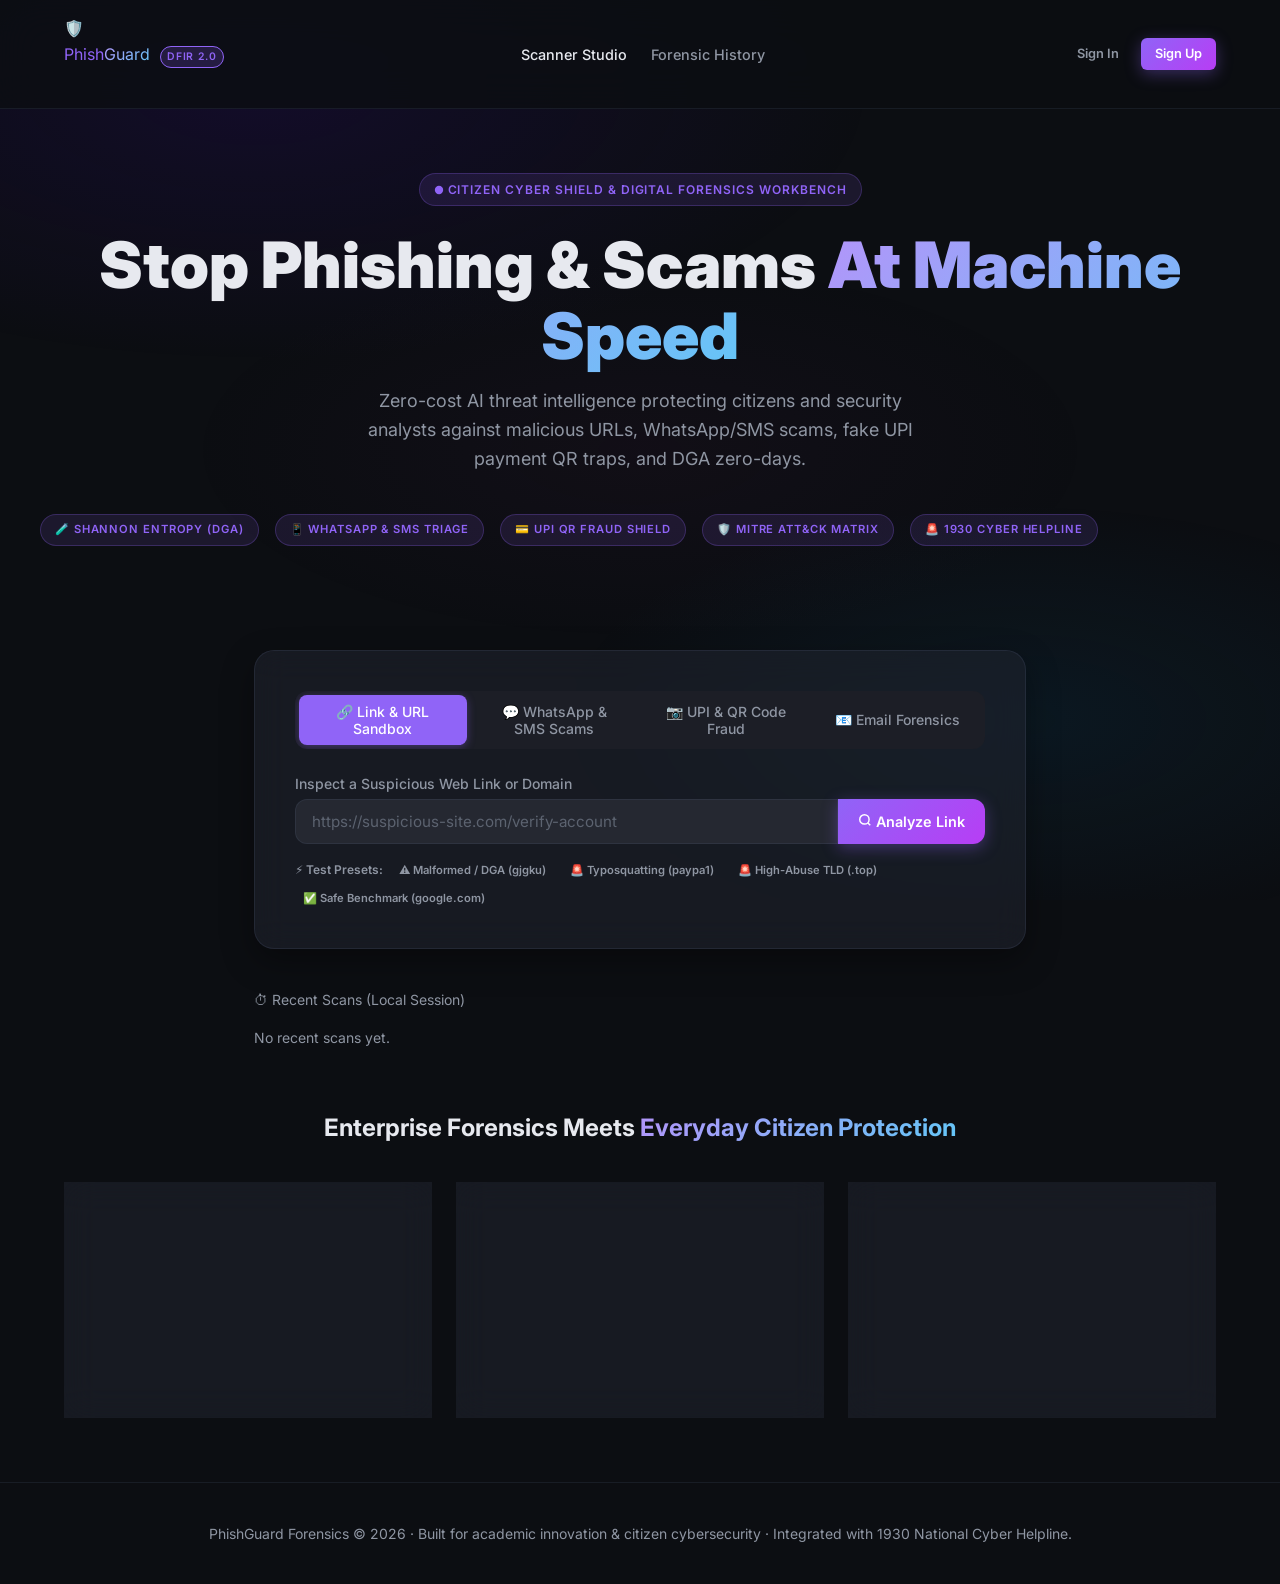
<file: frontend/index.html>
<!DOCTYPE html>
<html lang="en">
<head>
  <meta charset="UTF-8" />
  <meta name="viewport" content="width=device-width, initial-scale=1.0" />
  <title>PhishGuard Forensics — Citizen Cyber Shield & Threat Intelligence</title>
  <meta name="description" content="AI-Powered Anti-Scam & Digital Forensics platform for URLs, WhatsApp/SMS messages, UPI payment traps, and Quishing defense." />

  <!-- Fonts -->
  <link rel="preconnect" href="https://fonts.googleapis.com" />
  <link rel="preconnect" href="https://fonts.gstatic.com" crossorigin />
  <link href="https://fonts.googleapis.com/css2?family=Inter:wght@400;500;600;700;800&family=JetBrains+Mono:wght@400;500;600&display=swap" rel="stylesheet" />

  <!-- Stylesheet -->
  <link rel="stylesheet" href="assets/css/style.css" />
</head>
<body>

<!-- ═══════════════════════════ NAVIGATION ═══════════════════════════════ -->
<header class="navbar" role="banner">
  <div class="container navbar-inner">
    <a href="index.html" class="navbar-brand" aria-label="PhishGuard Home">
      <div class="brand-icon" aria-hidden="true">🛡️</div>
      <span class="brand-name">Phish<span class="text-gradient">Guard</span></span>
      <span class="hero-badge" style="font-size:0.65rem; padding:2px 6px; margin-left:6px; background:rgba(139,92,246,0.2); border-color:var(--clr-accent);">DFIR 2.0</span>
    </a>

    <nav class="nav-links" aria-label="Main navigation">
      <a href="index.html" class="nav-link active">Scanner Studio</a>
      <a href="dashboard.html" class="nav-link">Forensic History</a>
    </nav>

    <div class="nav-actions">
      <div id="nav-user" class="nav-user-chip" style="display:none;" aria-label="Current user">
        <div class="user-avatar" id="nav-avatar">👤</div>
        <span class="text-sm font-semibold" id="nav-username"></span>
        <button id="logout-btn" class="btn btn-ghost btn-sm" title="Log out" aria-label="Log out">Sign Out</button>
      </div>

      <div id="nav-auth-btns" class="flex gap-sm">
        <a href="auth.html" class="btn btn-ghost btn-sm">Sign In</a>
        <a href="auth.html#register" class="btn btn-primary btn-sm">Sign Up</a>
      </div>
    </div>
  </div>
</header>

<!-- ═══════════════════════════ HERO SECTION ═════════════════════════════ -->
<main id="main-content">
  <section class="hero container" aria-labelledby="hero-heading">
    <div class="hero-badge" aria-label="AI-powered security tool">
      <svg width="10" height="10" viewBox="0 0 24 24" fill="currentColor" aria-hidden="true"><circle cx="12" cy="12" r="10"/></svg>
      Citizen Cyber Shield & Digital Forensics Workbench
    </div>

    <h1 id="hero-heading">
      Stop Phishing & Scams
      <span class="text-gradient">At Machine Speed</span>
    </h1>
    <p class="hero-subtitle">
      Zero-cost AI threat intelligence protecting citizens and security analysts against malicious URLs, WhatsApp/SMS scams, fake UPI payment QR traps, and DGA zero-days.
    </p>

    <!-- Feature chips -->
    <div class="flex items-center justify-center gap-md" style="flex-wrap:wrap; margin-bottom: var(--space-xl);">
      <span class="hero-badge" style="font-size:0.7rem">🧪 Shannon Entropy (DGA)</span>
      <span class="hero-badge" style="font-size:0.7rem">📱 WhatsApp & SMS Triage</span>
      <span class="hero-badge" style="font-size:0.7rem">💳 UPI QR Fraud Shield</span>
      <span class="hero-badge" style="font-size:0.7rem">🛡️ MITRE ATT&CK Matrix</span>
      <span class="hero-badge" style="font-size:0.7rem">🚨 1930 Cyber Helpline</span>
    </div>
  </section>

  <!-- ═══════════════════════════ SCANNER STUDIO CARD ══════════════════════ -->
  <section class="container" aria-label="Scanner" style="max-width:820px; margin-bottom: var(--space-xl);">
    <div class="card" style="box-shadow: 0 12px 32px rgba(0,0,0,0.35);">

      <!-- Tab switcher -->
      <div class="tabs" role="tablist" aria-label="Scan vector" style="margin-bottom: var(--space-lg); overflow-x:auto;">
        <button class="tab-btn active" role="tab" aria-selected="true" aria-controls="panel-url" data-tab="url" id="tab-url">
          🔗 Link & URL Sandbox
        </button>
        <button class="tab-btn" role="tab" aria-selected="false" aria-controls="panel-message" data-tab="message" id="tab-message">
          💬 WhatsApp & SMS Scams
        </button>
        <button class="tab-btn" role="tab" aria-selected="false" aria-controls="panel-qr" data-tab="qr" id="tab-qr">
          📷 UPI & QR Code Fraud
        </button>
        <button class="tab-btn" role="tab" aria-selected="false" aria-controls="panel-email" data-tab="email" id="tab-email">
          📧 Email Forensics
        </button>
      </div>

      <!-- ── Panel 1: URL / Link Sandbox ── -->
      <div id="panel-url" class="tab-panel active" role="tabpanel" aria-labelledby="tab-url">
        <form id="url-form" novalidate>
          <div class="form-group" style="margin-bottom: var(--space-md);">
            <label class="form-label" for="url-input">Inspect a Suspicious Web Link or Domain</label>
            <div class="input-group">
              <input
                type="url"
                id="url-input"
                class="form-input text-mono"
                placeholder="https://suspicious-site.com/verify-account"
                autocomplete="off"
                spellcheck="false"
                aria-required="true"
              />
              <button type="submit" class="btn btn-primary scan-submit-btn" id="url-scan-btn">
                <span class="btn-text">
                  <svg width="14" height="14" viewBox="0 0 24 24" fill="none" stroke="currentColor" stroke-width="2.5" aria-hidden="true"><circle cx="11" cy="11" r="8"/><path d="m21 21-4.35-4.35"/></svg>
                  Analyze Link
                </span>
              </button>
            </div>
          </div>
          <!-- Quick judge demo presets -->
          <div class="flex gap-sm items-center" style="flex-wrap:wrap; margin-top:8px;">
            <span class="text-xs text-muted" style="font-weight:600;">⚡ Test Presets:</span>
            <button type="button" class="btn btn-ghost btn-sm" style="font-size:0.7rem; padding:3px 8px;"
              onclick="loadPreset('url', 'https://gjgku')">
              ⚠️ Malformed / DGA (gjgku)
            </button>
            <button type="button" class="btn btn-ghost btn-sm" style="font-size:0.7rem; padding:3px 8px;"
              onclick="loadPreset('url', 'https://paypa1-security-update.com/login')">
              🚨 Typosquatting (paypa1)
            </button>
            <button type="button" class="btn btn-ghost btn-sm" style="font-size:0.7rem; padding:3px 8px;"
              onclick="loadPreset('url', 'http://x8291kj2.top/redirect')">
              🚨 High-Abuse TLD (.top)
            </button>
            <button type="button" class="btn btn-ghost btn-sm" style="font-size:0.7rem; padding:3px 8px;"
              onclick="loadPreset('url', 'https://google.com')">
              ✅ Safe Benchmark (google.com)
            </button>
          </div>
        </form>
      </div>

      <!-- ── Panel 2: WhatsApp & SMS Scam Triage ── -->
      <div id="panel-message" class="tab-panel" role="tabpanel" aria-labelledby="tab-message" style="display:none;">
        <form id="message-form" novalidate>
          <div class="form-group" style="margin-bottom: var(--space-md);">
            <label class="form-label" for="message-input">Paste WhatsApp Forward, SMS, or Telegram Message</label>
            <textarea
              id="message-input"
              class="form-textarea text-mono"
              rows="4"
              placeholder="Dear consumer, your electricity power will be disconnected tonight at 9:30 PM because previous month bill was not updated. Call electricity officer immediately at 9876543210..."
              aria-required="true"
            ></textarea>
          </div>
          <button type="submit" class="btn btn-primary scan-submit-btn" style="width:100%;" id="message-scan-btn">
            <span class="btn-text">
              <svg width="14" height="14" viewBox="0 0 24 24" fill="none" stroke="currentColor" stroke-width="2.5" aria-hidden="true"><circle cx="11" cy="11" r="8"/><path d="m21 21-4.35-4.35"/></svg>
              Scan Scam Patterns
            </span>
          </button>
          <!-- Presets -->
          <div class="flex gap-sm items-center" style="flex-wrap:wrap; margin-top:10px;">
            <span class="text-xs text-muted" style="font-weight:600;">⚡ Test Scams:</span>
            <button type="button" class="btn btn-ghost btn-sm" style="font-size:0.7rem; padding:3px 8px;"
              onclick="loadPreset('message', 'Electricity Warning: Your electricity power supply will be disconnected tonight at 9:30 PM due to unpaid bill. Call officer at 9876543210 immediately.')">
              ⚡ Electricity Cutoff
            </button>
            <button type="button" class="btn btn-ghost btn-sm" style="font-size:0.7rem; padding:3px 8px;"
              onclick="loadPreset('message', 'Dear SBI customer, your bank account has been blocked due to pending PAN KYC. Click http://sbi-kyc-update.xyz to submit Aadhaar and PAN immediately.')">
              🏦 Bank KYC Block
            </button>
            <button type="button" class="btn btn-ghost btn-sm" style="font-size:0.7rem; padding:3px 8px;"
              onclick="loadPreset('message', 'Earn Rs 3000 to Rs 5000 daily from home. Simple task like YouTube videos and Google reviews. Contact HR manager on Telegram @taskjob.')">
              💼 YouTube Job Scam
            </button>
            <button type="button" class="btn btn-ghost btn-sm" style="font-size:0.7rem; padding:3px 8px;"
              onclick="loadPreset('message', 'Police Notice: An international courier parcel containing illegal narcotics has been seized in your name. Join immediate video call interrogation to avoid arrest warrant.')">
              ⚖️ Fake Police Arrest
            </button>
          </div>
        </form>
      </div>

      <!-- ── Panel 3: UPI & QR Code Fraud Inspector (Quishing) ── -->
      <div id="panel-qr" class="tab-panel" role="tabpanel" aria-labelledby="tab-qr" style="display:none;">
        <form id="qr-form" novalidate>
          <div class="form-group" style="margin-bottom: var(--space-md);">
            <label class="form-label" for="qr-input">UPI Deep-Link String or Decoded QR Code Payload</label>
            <div class="input-group">
              <input
                type="text"
                id="qr-input"
                class="form-input text-mono"
                placeholder="upi://pay?pa=merchant@okhdfc&pn=Refund&am=1000&tn=Cashback"
                autocomplete="off"
                spellcheck="false"
                aria-required="true"
              />
              <button type="submit" class="btn btn-primary scan-submit-btn" id="qr-scan-btn">
                <span class="btn-text">
                  <svg width="14" height="14" viewBox="0 0 24 24" fill="none" stroke="currentColor" stroke-width="2.5" aria-hidden="true"><circle cx="11" cy="11" r="8"/><path d="m21 21-4.35-4.35"/></svg>
                  Audit QR Intent
                </span>
              </button>
            </div>
          </div>
          <!-- Presets -->
          <div class="flex gap-sm items-center" style="flex-wrap:wrap; margin-top:8px;">
            <span class="text-xs text-muted" style="font-weight:600;">⚡ Test Presets:</span>
            <button type="button" class="btn btn-ghost btn-sm" style="font-size:0.7rem; padding:3px 8px;"
              onclick="loadPreset('qr', 'upi://pay?pa=scammer@okhdfc&pn=OLX%20Cashback%20Reward&am=2500&tn=Scan%20to%20Receive%20Payment')">
              🚨 OLX Fake QR Collect Trap (Deducts ₹2,500)
            </button>
            <button type="button" class="btn btn-ghost btn-sm" style="font-size:0.7rem; padding:3px 8px;"
              onclick="loadPreset('qr', 'https://quishing-login-page.xyz/authenticate')">
              🚨 Quishing Phishing URL in QR
            </button>
          </div>
        </form>
      </div>

      <!-- ── Panel 4: Email Forensics ── -->
      <div id="panel-email" class="tab-panel" role="tabpanel" aria-labelledby="tab-email" style="display:none;">
        <form id="email-form" novalidate>
          <div class="form-group" style="margin-bottom: var(--space-md);">
            <label class="form-label" for="email-input">Paste Full Email Body or Header</label>
            <textarea
              id="email-input"
              class="form-textarea text-mono"
              rows="4"
              placeholder="Dear Customer, your account has been suspended due to unauthorized access. Click here immediately to verify your identity and restore access..."
              aria-required="true"
            ></textarea>
          </div>
          <button type="submit" class="btn btn-primary scan-submit-btn" style="width:100%;" id="email-scan-btn">
            <span class="btn-text">
              <svg width="14" height="14" viewBox="0 0 24 24" fill="none" stroke="currentColor" stroke-width="2.5" aria-hidden="true"><circle cx="11" cy="11" r="8"/><path d="m21 21-4.35-4.35"/></svg>
              Run Email Forensics
            </span>
          </button>
        </form>
      </div>

    </div>
  </section>

  <!-- ═══════════════════════════ SCANNING SPINNER ══════════════════════ -->
  <section id="scan-section" class="container" style="max-width:820px; text-align:center;" aria-label="Scanning" aria-live="polite">
    <div id="scan-spinner" class="scan-spinner card" style="display:none;" role="status">
      <div class="radar-ring" aria-hidden="true"><div class="radar-dot"></div></div>
      <div>
        <p class="text-lg" style="font-weight:600; margin-bottom:4px;">Executing Digital Threat Forensics…</p>
        <p class="text-sm text-muted">Calculating Shannon Entropy · Evaluating DGA & Brand Radar · Checking MITRE ATT&CK Matrix</p>
      </div>
      <div class="scan-progress-bar" aria-hidden="true">
        <div class="scan-progress-fill"></div>
      </div>
    </div>
  </section>

  <!-- ═══════════════════════════ RESULT REPORT ══════════════════════════ -->
  <section id="result-section" class="container animate-slide-up" style="max-width:820px; margin-bottom:var(--space-xl); display:none;" aria-label="Scan result" aria-live="polite">
    <div class="card" style="border: 1px solid var(--clr-border); box-shadow: 0 16px 40px rgba(0,0,0,0.4);">

      <!-- Report Header -->
      <div class="flex justify-between items-center" style="margin-bottom: var(--space-lg); flex-wrap:wrap; gap:var(--space-md); border-bottom: 1px solid var(--clr-border); padding-bottom: var(--space-md);">
        <div>
          <h2 class="text-xl" style="font-weight:700;">Digital Evidence & Threat Triage Report</h2>
          <p class="text-xs text-muted">Case Analysis generated by PhishGuard DFIR Engine</p>
        </div>
        <div class="flex gap-sm items-center">
          <span id="r-verdict-badge" class="verdict-badge"></span>
          <button class="btn btn-secondary btn-sm" onclick="exportCaseReport()" title="Export or print incident case report">
            🖨️ Export Case Report
          </button>
        </div>
      </div>

      <!-- UPI Financial Trap Alert (Conditional) -->
      <div id="r-upi-alert-box" class="upi-fraud-box" style="display:none;">
        <div class="flex items-center gap-sm" style="font-size:1.1rem; font-weight:700; margin-bottom:6px;">
          <span>🚨</span> <span>CRITICAL UPI FINANCIAL DANGER</span>
        </div>
        <p id="r-upi-alert-text" style="font-size:0.875rem; margin:0; line-height:1.6;"></p>
      </div>

      <!-- Target display -->
      <div style="margin-top: var(--space-md);">
        <p class="text-xs text-muted" style="margin-bottom:2px; font-weight:600;">INSPECTED TARGET / EVIDENCE</p>
        <p id="r-target" class="text-mono text-sm" style="word-break:break-all; color:var(--clr-text-secondary); background:var(--clr-bg-surface); padding:8px 12px; border-radius:var(--radius-sm); border:1px solid var(--clr-border);"></p>
      </div>

      <!-- Score + Bar -->
      <div id="r-score-container" class="risk-score-display" style="margin-top: var(--space-md); margin-bottom: var(--space-lg);">
        <div>
          <p class="text-xs text-muted" style="margin-bottom:2px;">Overall Threat Score</p>
          <div id="r-score-number" class="risk-score-number">—</div>
        </div>
        <div style="flex:1;">
          <div class="risk-bar-track">
            <div id="r-risk-bar" class="risk-bar-fill"></div>
          </div>
          <div class="flex justify-between" style="margin-top:6px;">
            <span class="text-xs text-muted">Safe (0-35%)</span>
            <span class="text-xs text-muted">Suspicious (35-65%)</span>
            <span class="text-xs text-muted">Phishing / Malicious (65-100%)</span>
          </div>
        </div>
      </div>

      <!-- Detail Grid & Forensics Telemetry -->
      <div class="detail-grid">
        <div class="detail-item">
          <div class="detail-item-label">ML Inference Engine</div>
          <div id="r-ml-score" class="detail-item-value text-sm">—</div>
          <div class="risk-bar-track" style="height:4px; margin-top:6px;"><div id="r-ml-bar" class="risk-bar-fill" style="width:0%"></div></div>
        </div>
        <div class="detail-item">
          <div class="detail-item-label">Heuristic Score</div>
          <div id="r-heuristic" class="detail-item-value text-sm">—</div>
          <div class="risk-bar-track" style="height:4px; margin-top:6px;"><div id="r-heuristic-bar" class="risk-bar-fill" style="width:0%"></div></div>
        </div>
        <div class="detail-item">
          <div class="detail-item-label">Shannon Entropy (DGA)</div>
          <div id="r-entropy" class="detail-item-value text-sm">—</div>
        </div>
        <div class="detail-item">
          <div class="detail-item-label">VirusTotal & GSB</div>
          <div id="r-vt" class="detail-item-value text-sm">—</div>
        </div>
      </div>

      <!-- Explainable AI (XAI) Decision Breakdown -->
      <div style="margin-top: var(--space-lg);">
        <div class="flex items-center justify-between">
          <p class="text-sm" style="font-weight:700; color:var(--clr-text-primary);">
            🔍 Explainable AI (XAI) Forensic Indicators
          </p>
          <span class="text-xs text-muted">Evidence-driven rationale</span>
        </div>
        <div id="r-factor-list" class="factor-list"></div>
      </div>

      <!-- MITRE ATT&CK Mapping -->
      <div style="margin-top: var(--space-lg);">
        <p class="text-sm" style="font-weight:700; color:var(--clr-text-primary);">
          🛡️ MITRE ATT&CK Enterprise Mapping
        </p>
        <div id="r-mitre-container" class="mitre-container"></div>
      </div>

      <!-- Citizen Action Checklist -->
      <div style="margin-top: var(--space-lg);">
        <p class="text-sm" style="font-weight:700; color:var(--clr-text-primary);">
          📋 Immediate Safety Checklist (What to do now)
        </p>
        <ul id="r-citizen-checklist" class="citizen-checklist"></ul>
      </div>

      <!-- Cryptographic Evidence Hash -->
      <div style="margin-top: var(--space-lg);">
        <p class="text-xs text-muted" style="margin-bottom:4px; font-weight:600;">DIGITAL EVIDENCE HASH (SHA-256 FORENSIC CHAIN-OF-CUSTODY)</p>
        <div class="hash-container">
          <span id="r-evidence-hash">—</span>
          <button type="button" class="btn btn-ghost btn-sm" style="padding:2px 8px; font-size:0.7rem;" onclick="copyToClipboard(document.getElementById('r-evidence-hash').textContent, 'SHA-256 Hash copied!')">
            Copy
          </button>
        </div>
      </div>

      <!-- 1930 Emergency Strip -->
      <div class="emergency-strip">
        <div>
          <span style="font-size:0.85rem; font-weight:700; color:#fff;">🚨 Victim of Cyber Fraud? Act Fast!</span>
          <p class="text-xs" style="color:#c4b5fd; margin:0;">Call National Cyber Crime Helpline within the first 2 hours to freeze stolen funds.</p>
        </div>
        <div class="flex gap-sm items-center">
          <a href="tel:1930" class="btn btn-primary btn-sm" style="background:#ef4444; border-color:#ef4444; font-weight:700;">
            📞 Dial 1930
          </a>
          <a href="https://cybercrime.gov.in" target="_blank" rel="noopener noreferrer" class="btn btn-secondary btn-sm">
            Portal Report ↗
          </a>
        </div>
      </div>

      <!-- Close Button -->
      <div class="flex justify-end gap-sm" style="margin-top: var(--space-lg);">
        <button class="btn btn-secondary btn-sm" onclick="document.getElementById('result-section').style.display='none'">
          ✕ Close Report
        </button>
      </div>

    </div>
  </section>

  <!-- ═══════════════════════════ RECENT SCANS ══════════════════════════ -->
  <section class="container" style="max-width:820px; margin-bottom:var(--space-2xl);" aria-label="Recent scans">
    <p class="text-sm text-muted" style="margin-bottom: var(--space-sm);">⏱ Recent Scans (Local Session)</p>
    <div id="recent-scans-list" class="recent-scans" role="list" aria-label="Recent scan history"></div>
  </section>

  <!-- ═══════════════════════════ MULTI-VECTOR ARCHITECTURE ═════════════ -->
  <section class="container" style="margin-bottom:var(--space-2xl);" aria-labelledby="features-heading">
    <h2 id="features-heading" class="text-2xl" style="text-align:center; margin-bottom: var(--space-xl);">
      Enterprise Forensics Meets <span class="text-gradient">Everyday Citizen Protection</span>
    </h2>

    <div class="grid-3 stagger">
      <div class="card card-sm" role="article">
        <div style="font-size:2rem; margin-bottom:var(--space-md);">🧪</div>
        <h3 class="text-lg" style="margin-bottom:6px;">Shannon Entropy & DGA</h3>
        <p class="text-sm text-muted">Calculates mathematical disorder to catch algorithmically generated domains, consonant cluster anomalies, and missing/invalid TLDs like <code>https://gjgku</code>.</p>
      </div>
      <div class="card card-sm" role="article">
        <div style="font-size:2rem; margin-bottom:var(--space-md);">💳</div>
        <h3 class="text-lg" style="margin-bottom:6px;">UPI & Quishing Shield</h3>
        <p class="text-sm text-muted">Audits QR code intent strings. Protects everyday users from malicious QR codes configured to debit bank accounts under the guise of refunds.</p>
      </div>
      <div class="card card-sm" role="article">
        <div style="font-size:2rem; margin-bottom:var(--space-md);">🛡️</div>
        <h3 class="text-lg" style="margin-bottom:6px;">MITRE & DFIR Triage</h3>
        <p class="text-sm text-muted">Automatically maps threats to the MITRE ATT&CK framework with SHA-256 cryptographic evidence hashing for SOC audit and courtroom integrity.</p>
      </div>
    </div>
  </section>
</main>

<!-- ═══════════════════════════ TOAST CONTAINER ════════════════════════════ -->
<div id="toast-container" aria-live="polite" aria-atomic="false" role="region" aria-label="Notifications"></div>

<!-- ═══════════════════════════ FOOTER ═══════════════════════════════════ -->
<footer style="border-top: 1px solid var(--clr-border); padding: var(--space-xl) 0; text-align:center;">
  <div class="container">
    <p class="text-sm text-muted">
      PhishGuard Forensics &copy; 2026 · Built for academic innovation & citizen cybersecurity · Integrated with 1930 National Cyber Helpline.
    </p>
  </div>
</footer>

<!-- Scripts -->
<script src="assets/js/toast.js"></script>
<script src="assets/js/client_engine.js"></script>
<script src="assets/js/api.js"></script>
<script src="assets/js/app.js"></script>

</body>
</html>
</file>
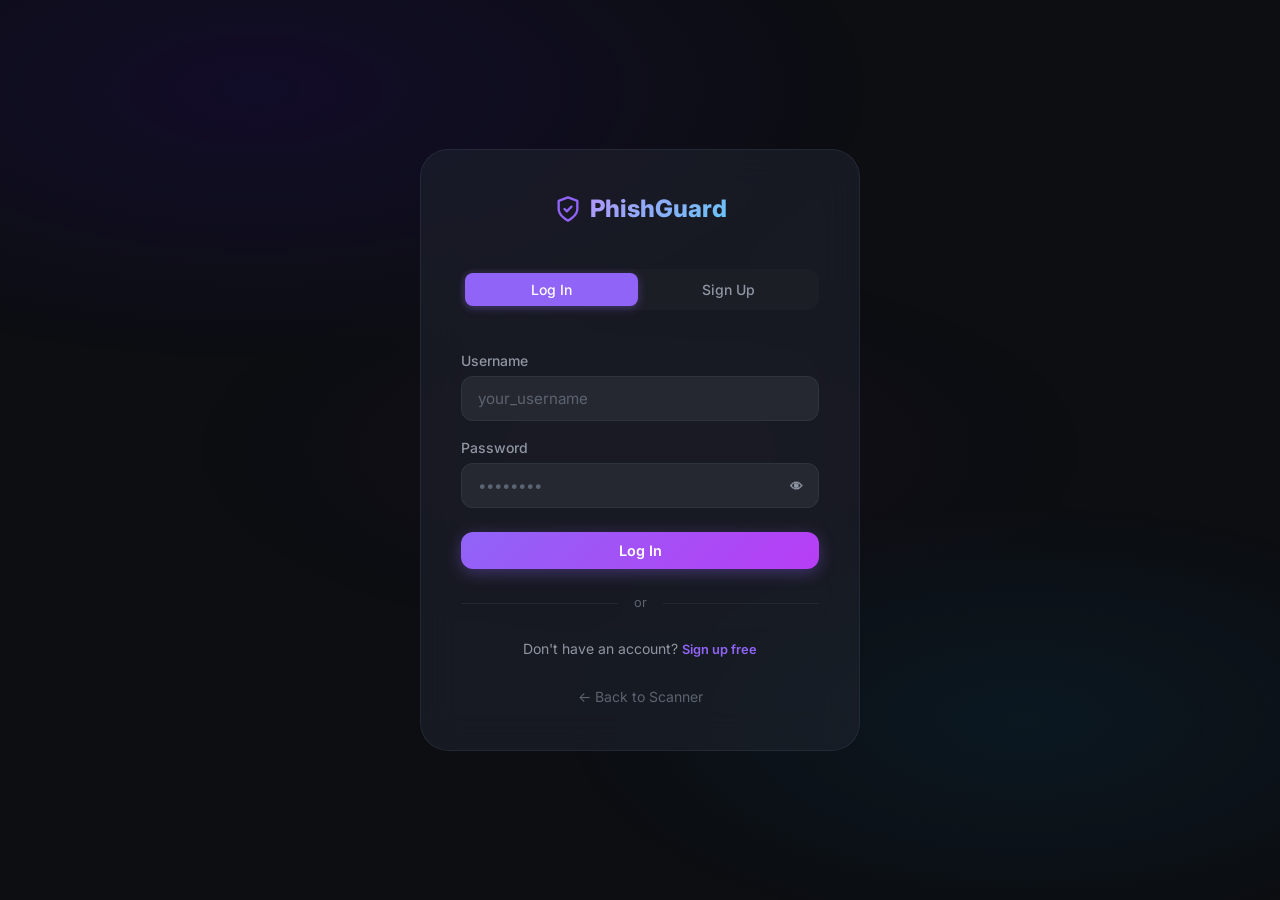
<file: frontend/auth.html>
<!DOCTYPE html>
<html lang="en">
<head>
  <meta charset="UTF-8" />
  <meta name="viewport" content="width=device-width, initial-scale=1.0" />
  <title>Sign In — PhishGuard</title>
  <meta name="description" content="Sign in or create a free PhishGuard account to save your scan history and access your dashboard." />
  <link rel="stylesheet" href="assets/css/style.css" />
</head>
<body>
<div id="toast-container" aria-live="polite" role="region" aria-label="Notifications"></div>

<div class="auth-container">
  <div class="auth-card animate-fade-in">

    <!-- Logo -->
    <div class="auth-logo">
      <svg width="28" height="28" viewBox="0 0 24 24" fill="none" stroke="var(--clr-accent)" stroke-width="2" stroke-linecap="round" stroke-linejoin="round" aria-hidden="true">
        <path d="M12 22s8-4 8-10V5l-8-3-8 3v7c0 6 8 10 8 10z"/>
        <polyline points="9 12 11 14 15 10"/>
      </svg>
      <span class="text-gradient">PhishGuard</span>
    </div>

    <!-- Tab switcher -->
    <div class="tabs" role="tablist" aria-label="Authentication mode" style="margin-bottom: var(--space-xl);">
      <button class="tab-btn active" role="tab" data-auth-tab="login" id="auth-tab-login" aria-selected="true" aria-controls="login-panel">
        Log In
      </button>
      <button class="tab-btn" role="tab" data-auth-tab="register" id="auth-tab-register" aria-selected="false" aria-controls="register-panel">
        Sign Up
      </button>
    </div>

    <!-- ═══════════ LOGIN FORM ════════════ -->
    <div id="login-panel" role="tabpanel" aria-labelledby="auth-tab-login">
      <form id="login-form" novalidate>
        <div class="form-group" style="margin-bottom: var(--space-md);">
          <label class="form-label" for="login-username">Username</label>
          <input type="text" id="login-username" class="form-input" placeholder="your_username"
                 autocomplete="username" autocapitalize="none" required />
          <span class="form-error" id="login-username-err" role="alert"></span>
        </div>

        <div class="form-group" style="margin-bottom: var(--space-lg);">
          <label class="form-label" for="login-password">Password</label>
          <div style="position:relative;">
            <input type="password" id="login-password" class="form-input" placeholder="••••••••"
                   autocomplete="current-password" required />
            <button type="button" class="btn btn-ghost btn-sm" id="login-toggle-pw"
                    style="position:absolute; right:8px; top:50%; transform:translateY(-50%); padding:4px 8px;"
                    aria-label="Toggle password visibility">👁</button>
          </div>
          <span class="form-error" id="login-pw-err" role="alert"></span>
        </div>

        <!-- Global error -->
        <div id="login-error" class="form-error" style="margin-bottom:var(--space-md); font-size:0.875rem;" role="alert"></div>

        <button type="submit" id="login-submit" class="btn btn-primary" style="width:100%;" aria-busy="false">
          <span class="btn-text">Log In</span>
        </button>
      </form>

      <div class="auth-divider">or</div>

      <p class="text-sm text-muted" style="text-align:center;">
        Don't have an account?
        <button class="btn btn-ghost btn-sm" data-auth-tab="register" style="display:inline; padding:0; color:var(--clr-accent);">Sign up free</button>
      </p>
    </div>

    <!-- ═══════════ REGISTER FORM ════════════ -->
    <div id="register-panel" role="tabpanel" aria-labelledby="auth-tab-register" style="display:none;">
      <form id="register-form" novalidate>
        <div class="form-group" style="margin-bottom: var(--space-md);">
          <label class="form-label" for="reg-username">Username</label>
          <input type="text" id="reg-username" class="form-input" placeholder="choose_a_username"
                 autocomplete="username" autocapitalize="none" minlength="3" maxlength="80" required />
          <span class="form-error" id="reg-username-err" role="alert"></span>
        </div>

        <div class="form-group" style="margin-bottom: var(--space-md);">
          <label class="form-label" for="reg-email">Email Address</label>
          <input type="email" id="reg-email" class="form-input" placeholder="you@example.com"
                 autocomplete="email" required />
          <span class="form-error" id="reg-email-err" role="alert"></span>
        </div>

        <div class="form-group" style="margin-bottom: var(--space-md);">
          <label class="form-label" for="reg-password">Password</label>
          <div style="position:relative;">
            <input type="password" id="reg-password" class="form-input" placeholder="Min. 8 characters"
                   autocomplete="new-password" minlength="8" required />
            <button type="button" class="btn btn-ghost btn-sm" id="reg-toggle-pw"
                    style="position:absolute; right:8px; top:50%; transform:translateY(-50%); padding:4px 8px;"
                    aria-label="Toggle password visibility">👁</button>
          </div>
          <span class="form-error" id="reg-pw-err" role="alert"></span>
          <!-- Strength bar -->
          <div id="pw-strength-track" class="risk-bar-track" style="height:4px; margin-top:6px;">
            <div id="pw-strength-fill" class="risk-bar-fill safe" style="width:0%; transition:width 0.3s ease;"></div>
          </div>
          <span id="pw-strength-label" class="text-xs text-muted" style="margin-top:4px; display:block;"></span>
        </div>

        <div class="form-group" style="margin-bottom: var(--space-lg);">
          <label class="form-label" for="reg-confirm">Confirm Password</label>
          <input type="password" id="reg-confirm" class="form-input" placeholder="Repeat password"
                 autocomplete="new-password" required />
          <span class="form-error" id="reg-confirm-err" role="alert"></span>
        </div>

        <!-- Global error -->
        <div id="register-error" class="form-error" style="margin-bottom:var(--space-md); font-size:0.875rem;" role="alert"></div>

        <button type="submit" id="reg-submit" class="btn btn-primary" style="width:100%;" aria-busy="false">
          <span class="btn-text">Create Account</span>
        </button>
      </form>

      <div class="auth-divider">or</div>

      <p class="text-sm text-muted" style="text-align:center;">
        Already have an account?
        <button class="btn btn-ghost btn-sm" data-auth-tab="login" style="display:inline; padding:0; color:var(--clr-accent);">Log in</button>
      </p>
    </div>

    <!-- Back link -->
    <p style="text-align:center; margin-top:var(--space-lg);">
      <a href="index.html" class="text-sm text-muted" style="color:var(--clr-text-muted);">← Back to Scanner</a>
    </p>
  </div>
</div>

<script src="assets/js/toast.js"></script>
<script src="assets/js/api.js"></script>
<script>
document.addEventListener('DOMContentLoaded', () => {

  // Redirect if already logged in
  if (Api.getToken()) {
    window.location.href = 'dashboard.html';
    return;
  }

  // ── Tab switching ──────────────────────────────────────────────────────
  const panels = { login: document.getElementById('login-panel'), register: document.getElementById('register-panel') };
  const tabs   = { login: document.getElementById('auth-tab-login'), register: document.getElementById('auth-tab-register') };

  function switchTab(tab) {
    Object.entries(panels).forEach(([k, el]) => el.style.display = k === tab ? 'block' : 'none');
    Object.entries(tabs).forEach(([k, el]) => {
      el.classList.toggle('active', k === tab);
      el.setAttribute('aria-selected', k === tab);
    });
  }

  document.querySelectorAll('[data-auth-tab]').forEach(el => {
    el.addEventListener('click', () => switchTab(el.dataset.authTab));
  });

  // Check URL param ?tab=register
  if (new URLSearchParams(location.search).get('tab') === 'register') switchTab('register');

  // ── Password visibility toggles ────────────────────────────────────────
  function setupToggle(btnId, inputId) {
    document.getElementById(btnId).addEventListener('click', () => {
      const inp = document.getElementById(inputId);
      inp.type = inp.type === 'password' ? 'text' : 'password';
    });
  }
  setupToggle('login-toggle-pw', 'login-password');
  setupToggle('reg-toggle-pw', 'reg-password');

  // ── Password strength ──────────────────────────────────────────────────
  document.getElementById('reg-password').addEventListener('input', function() {
    const v = this.value;
    let score = 0;
    if (v.length >= 8) score++;
    if (/[A-Z]/.test(v)) score++;
    if (/[0-9]/.test(v)) score++;
    if (/[^A-Za-z0-9]/.test(v)) score++;

    const fill  = document.getElementById('pw-strength-fill');
    const label = document.getElementById('pw-strength-label');
    const pct   = score * 25;
    fill.style.width = `${pct}%`;
    fill.className = `risk-bar-fill ${score <= 1 ? 'phishing' : score === 2 ? 'suspicious' : 'safe'}`;
    label.textContent = ['', 'Weak', 'Fair', 'Good', 'Strong'][score] || '';
  });

  // ── Helpers ────────────────────────────────────────────────────────────
  function showErr(id, msg) {
    const el = document.getElementById(id);
    if (!el) return;
    el.textContent = msg;
    el.classList.toggle('visible', !!msg);
  }

  function setLoading(btnId, on) {
    const btn = document.getElementById(btnId);
    btn.disabled = on;
    btn.classList.toggle('loading', on);
    btn.setAttribute('aria-busy', on);
  }

  // ── Login ──────────────────────────────────────────────────────────────
  document.getElementById('login-form').addEventListener('submit', async (e) => {
    e.preventDefault();
    showErr('login-error', '');

    const username = document.getElementById('login-username').value.trim();
    const password = document.getElementById('login-password').value;

    if (!username) { showErr('login-username-err', 'Username is required.'); return; }
    if (!password) { showErr('login-pw-err', 'Password is required.'); return; }

    setLoading('login-submit', true);
    try {
      await Api.login({ username, password });
      Toast.show('Welcome back! Redirecting…', 'success');
      setTimeout(() => window.location.href = 'dashboard.html', 800);
    } catch (err) {
      showErr('login-error', err.message);
      setLoading('login-submit', false);
    }
  });

  // ── Register ───────────────────────────────────────────────────────────
  document.getElementById('register-form').addEventListener('submit', async (e) => {
    e.preventDefault();
    ['reg-username-err','reg-email-err','reg-pw-err','reg-confirm-err','register-error'].forEach(id => showErr(id, ''));

    const username = document.getElementById('reg-username').value.trim();
    const email    = document.getElementById('reg-email').value.trim();
    const password = document.getElementById('reg-password').value;
    const confirm  = document.getElementById('reg-confirm').value;

    let valid = true;
    if (!username || username.length < 3) { showErr('reg-username-err', 'Min. 3 characters.'); valid = false; }
    if (!email || !email.includes('@'))   { showErr('reg-email-err', 'Valid email required.'); valid = false; }
    if (!password || password.length < 8) { showErr('reg-pw-err', 'Min. 8 characters.');       valid = false; }
    if (password !== confirm)             { showErr('reg-confirm-err', 'Passwords do not match.'); valid = false; }
    if (!valid) return;

    setLoading('reg-submit', true);
    try {
      await Api.register({ username, email, password });
      Toast.show('Account created! Redirecting…', 'success');
      setTimeout(() => window.location.href = 'dashboard.html', 800);
    } catch (err) {
      showErr('register-error', err.message);
      setLoading('reg-submit', false);
    }
  });
});
</script>
</body>
</html>
</file>
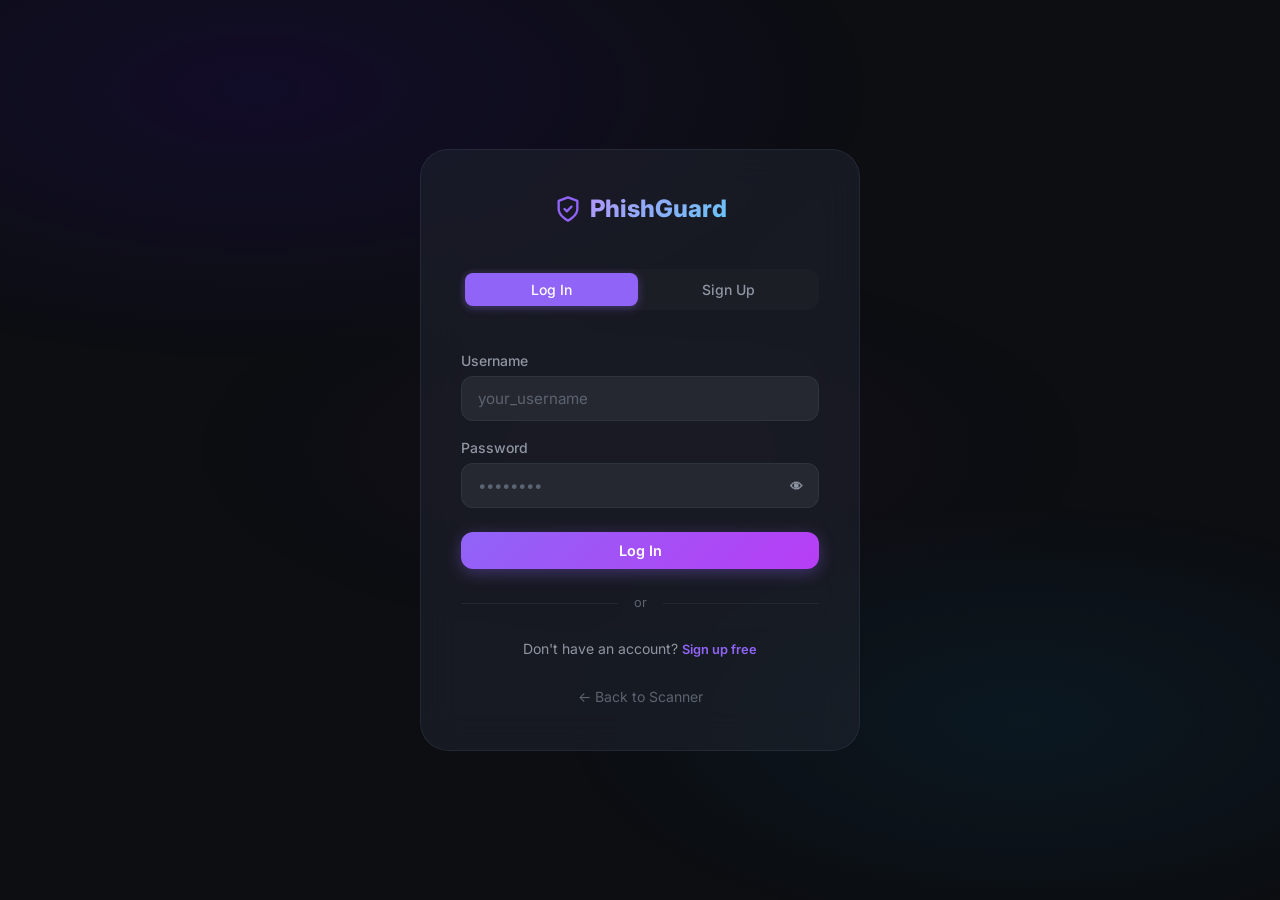
<file: frontend/dashboard.html>
<!DOCTYPE html>
<html lang="en">
<head>
  <meta charset="UTF-8" />
  <meta name="viewport" content="width=device-width, initial-scale=1.0" />
  <title>Dashboard — PhishGuard</title>
  <meta name="description" content="View your PhishGuard scan history, threat statistics, and detailed phishing risk reports." />
  <link rel="stylesheet" href="assets/css/style.css" />
</head>
<body>

<!-- ═══════════════════════════════ NAVBAR ═══════════════════════════════ -->
<nav class="navbar" role="navigation" aria-label="Main navigation">
  <div class="container">
    <a class="nav-brand" href="index.html" aria-label="PhishGuard home">
      <svg width="28" height="28" viewBox="0 0 24 24" fill="none" stroke="currentColor" stroke-width="2" stroke-linecap="round" stroke-linejoin="round" aria-hidden="true">
        <path d="M12 22s8-4 8-10V5l-8-3-8 3v7c0 6 8 10 8 10z"/>
        <polyline points="9 12 11 14 15 10"/>
      </svg>
      PhishGuard
    </a>
    <ul class="nav-links" role="list">
      <li><a href="index.html">Scanner</a></li>
      <li><a href="dashboard.html" class="active">Dashboard</a></li>
    </ul>
    <div class="nav-actions flex items-center gap-sm">
      <span id="nav-greeting" class="text-sm text-muted"></span>
      <a href="index.html" class="btn btn-secondary btn-sm">+ New Scan</a>
      <button id="logout-btn" class="btn btn-ghost btn-sm">Log Out</button>
    </div>
  </div>
</nav>

<main class="container" style="padding-top: var(--space-xl); padding-bottom: var(--space-2xl);">

  <!-- Page header -->
  <div class="flex justify-between items-center" style="margin-bottom: var(--space-xl); flex-wrap:wrap; gap:var(--space-md);">
    <div>
      <h1 class="text-3xl" style="margin-bottom:4px;">
        Security <span class="text-gradient">Dashboard</span>
      </h1>
      <p class="text-muted">Your scan history and threat intelligence overview.</p>
    </div>
    <a href="index.html" class="btn btn-primary">
      <svg width="14" height="14" viewBox="0 0 24 24" fill="none" stroke="currentColor" stroke-width="2.5" aria-hidden="true"><circle cx="11" cy="11" r="8"/><path d="m21 21-4.35-4.35"/></svg>
      Scan New Target
    </a>
  </div>

  <!-- ═══════════════════════════ STAT CARDS ════════════════════════════ -->
  <div class="grid-4 stagger" style="margin-bottom: var(--space-xl);" role="region" aria-label="Statistics">
    <div class="stat-card">
      <div class="stat-card-value" id="stat-total">—</div>
      <div class="stat-card-label">Total Scans</div>
    </div>
    <div class="stat-card" style="--clr-accent: var(--clr-safe);">
      <div class="stat-card-value" id="stat-safe" style="color: var(--clr-safe);">—</div>
      <div class="stat-card-label">✅ Safe</div>
    </div>
    <div class="stat-card" style="--clr-accent: var(--clr-suspicious);">
      <div class="stat-card-value" id="stat-suspicious" style="color: var(--clr-suspicious);">—</div>
      <div class="stat-card-label">⚠️ Suspicious</div>
    </div>
    <div class="stat-card" style="--clr-accent: var(--clr-phishing);">
      <div class="stat-card-value" id="stat-phishing" style="color: var(--clr-phishing);">—</div>
      <div class="stat-card-label">🚨 Phishing</div>
    </div>
  </div>

  <!-- ═══════════════════════════ THREAT DISTRIBUTION ═══════════════════ -->
  <div class="grid-2" style="margin-bottom: var(--space-xl);">
    <!-- Distribution bar -->
    <div class="card card-sm" role="region" aria-label="Threat distribution">
      <h2 class="text-lg" style="margin-bottom: var(--space-md);">Threat Distribution</h2>
      <div id="dist-bars" class="risk-meter" aria-live="polite">
        <div class="flex justify-between text-sm">
          <span>Safe</span><span id="dist-safe-pct">—</span>
        </div>
        <div class="risk-bar-track">
          <div id="dist-safe-bar" class="risk-bar-fill safe" style="width:0%"></div>
        </div>
        <div class="flex justify-between text-sm">
          <span>Suspicious</span><span id="dist-sus-pct">—</span>
        </div>
        <div class="risk-bar-track">
          <div id="dist-sus-bar" class="risk-bar-fill suspicious" style="width:0%"></div>
        </div>
        <div class="flex justify-between text-sm">
          <span>Phishing</span><span id="dist-phi-pct">—</span>
        </div>
        <div class="risk-bar-track">
          <div id="dist-phi-bar" class="risk-bar-fill phishing" style="width:0%"></div>
        </div>
      </div>
    </div>

    <!-- Quick tips -->
    <div class="card card-sm" role="complementary" aria-label="Security tips">
      <h2 class="text-lg" style="margin-bottom: var(--space-md);">Security Tips</h2>
      <ul style="list-style:none; display:flex; flex-direction:column; gap:var(--space-sm);">
        <li class="text-sm">🔒 <strong>Always check HTTPS</strong> — padlock ≠ trusted site.</li>
        <li class="text-sm">🌐 <strong>Hover before clicking</strong> — check the real URL in the status bar.</li>
        <li class="text-sm">⚡ <strong>Urgent language is a red flag</strong> — legitimate orgs rarely demand immediate action.</li>
        <li class="text-sm">📧 <strong>Check sender domain</strong> — paypa1.com ≠ paypal.com.</li>
        <li class="text-sm">🛡️ <strong>Use a password manager</strong> — it won't autofill on fake domains.</li>
      </ul>
    </div>
  </div>

  <!-- ═══════════════════════════ SCAN HISTORY TABLE ═════════════════════ -->
  <div class="card" role="region" aria-label="Scan history">
    <div class="flex justify-between items-center" style="margin-bottom: var(--space-lg); flex-wrap:wrap; gap:var(--space-md);">
      <h2 class="text-xl">Scan History</h2>
      <div class="flex gap-sm">
        <button id="refresh-btn" class="btn btn-secondary btn-sm" aria-label="Refresh history">
          🔄 Refresh
        </button>
        <button id="clear-all-btn" class="btn btn-ghost btn-sm" style="color: var(--clr-phishing);">
          🗑 Clear All
        </button>
      </div>
    </div>

    <!-- Filter / Search -->
    <div class="flex gap-sm" style="margin-bottom: var(--space-md); flex-wrap:wrap;">
      <input type="search" id="history-search" class="form-input" style="max-width:280px;"
             placeholder="Search targets…" aria-label="Search scan history" />
      <select id="verdict-filter" class="form-input" style="max-width:160px;" aria-label="Filter by verdict">
        <option value="">All verdicts</option>
        <option value="safe">✅ Safe</option>
        <option value="suspicious">⚠️ Suspicious</option>
        <option value="phishing">🚨 Phishing</option>
      </select>
      <select id="type-filter" class="form-input" style="max-width:140px;" aria-label="Filter by scan type">
        <option value="">All types</option>
        <option value="url">🔗 URL</option>
        <option value="email">📧 Email</option>
      </select>
    </div>

    <!-- Table -->
    <div style="overflow-x:auto;">
      <table class="history-table" aria-label="Scan history table">
        <thead>
          <tr>
            <th scope="col">Type</th>
            <th scope="col">Target</th>
            <th scope="col">Risk</th>
            <th scope="col">Verdict</th>
            <th scope="col">GSB</th>
            <th scope="col">VT</th>
            <th scope="col">Date</th>
            <th scope="col" aria-label="Actions"></th>
          </tr>
        </thead>
        <tbody id="history-tbody">
          <tr id="history-loading-row">
            <td colspan="8" style="text-align:center; padding: var(--space-xl); color: var(--clr-text-muted);">
              <div class="radar-ring" style="width:40px; height:40px; margin-inline:auto; margin-bottom:var(--space-md);"><div class="radar-dot" style="width:8px; height:8px;"></div></div>
              Loading scan history…
            </td>
          </tr>
        </tbody>
      </table>
    </div>

    <!-- Pagination -->
    <div id="pagination" class="flex justify-between items-center" style="margin-top: var(--space-lg); flex-wrap:wrap; gap:var(--space-md);">
      <span id="pagination-info" class="text-sm text-muted"></span>
      <div class="flex gap-sm">
        <button id="prev-page" class="btn btn-secondary btn-sm" disabled>← Prev</button>
        <button id="next-page" class="btn btn-secondary btn-sm" disabled>Next →</button>
      </div>
    </div>

    <!-- Empty state -->
    <div id="empty-state" style="display:none; text-align:center; padding: var(--space-2xl);">
      <div style="font-size:3rem; margin-bottom:var(--space-md);">🛡️</div>
      <h3 class="text-xl" style="margin-bottom:var(--space-sm);">No scans yet</h3>
      <p class="text-muted text-sm" style="margin-bottom:var(--space-lg);">Your scan history will appear here after you run your first check.</p>
      <a href="index.html" class="btn btn-primary">Run Your First Scan</a>
    </div>
  </div>
</main>

<div id="toast-container" aria-live="polite" role="region" aria-label="Notifications"></div>

<script src="assets/js/toast.js"></script>
<script src="assets/js/api.js"></script>
<script>
document.addEventListener('DOMContentLoaded', async () => {

  // ── Auth guard ────────────────────────────────────────────────────────
  if (!Api.getToken()) {
    window.location.href = 'auth.html';
    return;
  }

  const userStr = localStorage.getItem('pd_user');
  const user    = userStr ? JSON.parse(userStr) : { username: '…' };
  const greet   = document.getElementById('nav-greeting');
  if (greet) greet.textContent = `Hi, ${user.username}`;

  document.getElementById('logout-btn').addEventListener('click', () => {
    Api.logout();
    Toast.show('Logged out.', 'info');
    setTimeout(() => window.location.href = 'auth.html', 700);
  });

  // ── State ─────────────────────────────────────────────────────────────
  let currentPage = 1;
  let totalPages  = 1;
  let allRows     = [];

  // ── Load stats ────────────────────────────────────────────────────────
  async function loadStats() {
    try {
      const { stats, total } = await Api.getHistoryStats();
      document.getElementById('stat-total').textContent      = total;
      document.getElementById('stat-safe').textContent       = stats.safe       ?? 0;
      document.getElementById('stat-suspicious').textContent = stats.suspicious ?? 0;
      document.getElementById('stat-phishing').textContent   = stats.phishing   ?? 0;

      if (total > 0) {
        const pct = v => `${Math.round(((v ?? 0) / total) * 100)}%`;
        ['safe','suspicious','phishing'].forEach(v => {
          const pctVal = pct(stats[v] ?? 0);
          document.getElementById(`dist-${v === 'safe' ? 'safe' : v === 'suspicious' ? 'sus' : 'phi'}-pct`).textContent = pctVal;
          requestAnimationFrame(() => {
            document.getElementById(`dist-${v === 'safe' ? 'safe' : v === 'suspicious' ? 'sus' : 'phi'}-bar`).style.width = pctVal;
          });
        });
      }
    } catch (err) {
      Toast.show('Could not load stats: ' + err.message, 'error');
    }
  }

  // ── Load history ──────────────────────────────────────────────────────
  async function loadHistory(page = 1) {
    showLoadingRow(true);
    try {
      const data = await Api.getHistory(page, 15);
      allRows     = data.items;
      currentPage = data.page;
      totalPages  = data.total_pages;
      renderRows(allRows);
      updatePagination(data);
    } catch (err) {
      Toast.show('Could not load history: ' + err.message, 'error');
      showLoadingRow(false);
    }
  }

  function showLoadingRow(on) {
    document.getElementById('history-loading-row').style.display = on ? '' : 'none';
  }

  function renderRows(items) {
    const tbody = document.getElementById('history-tbody');
    // Remove all rows except loading row
    Array.from(tbody.querySelectorAll('tr:not(#history-loading-row)')).forEach(r => r.remove());
    showLoadingRow(false);

    const empty = document.getElementById('empty-state');

    if (!items.length) {
      empty.style.display = 'block';
      return;
    }
    empty.style.display = 'none';

    items.forEach(item => {
      const tr = document.createElement('tr');
      const icon = item.scan_type === 'url' ? '🔗' : '📧';
      const badge = `<span class="verdict-badge ${item.verdict}">${{safe:'✅ Safe',suspicious:'⚠️ Suspicious',phishing:'🚨 Phishing'}[item.verdict]}</span>`;
      const pct   = Math.round(item.risk_score * 100);

      tr.innerHTML = `
        <td>${icon} <span class="text-xs text-muted">${item.scan_type.toUpperCase()}</span></td>
        <td class="target-cell" title="${escHtml(item.target)}">${escHtml(item.target)}</td>
        <td>
          <span style="font-family:var(--font-mono); font-weight:700; color:${scoreColor(pct)};">${pct}%</span>
          <div class="risk-bar-track" style="height:4px; margin-top:4px; width:80px;">
            <div class="risk-bar-fill ${item.verdict}" style="width:${pct}%"></div>
          </div>
        </td>
        <td>${badge}</td>
        <td>${item.gsb_flagged ? '<span style="color:var(--clr-phishing)">🚨</span>' : '<span style="color:var(--clr-safe)">✅</span>'}</td>
        <td>${item.vt_positives > 0 ? `<span style="color:var(--clr-phishing)">🚨 ${item.vt_positives}</span>` : '<span style="color:var(--clr-safe)">✅ 0</span>'}</td>
        <td class="text-xs text-muted">${new Date(item.timestamp).toLocaleDateString()}<br>${new Date(item.timestamp).toLocaleTimeString()}</td>
        <td>
          <button class="btn btn-ghost btn-sm delete-btn" data-id="${item.id}" aria-label="Delete scan ${item.id}" style="color:var(--clr-text-muted); font-size:1rem;">🗑</button>
        </td>
      `;
      tbody.appendChild(tr);
    });

    // Delete listeners
    tbody.querySelectorAll('.delete-btn').forEach(btn => {
      btn.addEventListener('click', async () => {
        const id = parseInt(btn.dataset.id);
        if (!confirm('Delete this scan record?')) return;
        try {
          await Api.deleteHistory(id);
          Toast.show('Record deleted.', 'success');
          await loadHistory(currentPage);
          await loadStats();
        } catch (err) {
          Toast.show('Delete failed: ' + err.message, 'error');
        }
      });
    });
  }

  function updatePagination({ total, page, per_page, total_pages }) {
    const start = (page - 1) * per_page + 1;
    const end   = Math.min(page * per_page, total);
    document.getElementById('pagination-info').textContent =
      total ? `Showing ${start}–${end} of ${total} scans` : '';
    document.getElementById('prev-page').disabled = page <= 1;
    document.getElementById('next-page').disabled = page >= total_pages;
  }

  // ── Filtering (client-side on current page) ───────────────────────────
  function applyFilters() {
    const search  = document.getElementById('history-search').value.toLowerCase();
    const verdict = document.getElementById('verdict-filter').value;
    const type    = document.getElementById('type-filter').value;

    const filtered = allRows.filter(row => {
      const matchSearch  = !search  || row.target.toLowerCase().includes(search);
      const matchVerdict = !verdict || row.verdict   === verdict;
      const matchType    = !type    || row.scan_type === type;
      return matchSearch && matchVerdict && matchType;
    });
    renderRows(filtered);
  }

  ['history-search','verdict-filter','type-filter'].forEach(id => {
    document.getElementById(id).addEventListener('input', applyFilters);
  });

  // ── Pagination buttons ─────────────────────────────────────────────────
  document.getElementById('prev-page').addEventListener('click', () => loadHistory(currentPage - 1));
  document.getElementById('next-page').addEventListener('click', () => loadHistory(currentPage + 1));
  document.getElementById('refresh-btn').addEventListener('click', async () => {
    await loadHistory(currentPage);
    await loadStats();
    Toast.show('History refreshed.', 'info');
  });

  // ── Clear all ─────────────────────────────────────────────────────────
  document.getElementById('clear-all-btn').addEventListener('click', async () => {
    if (!confirm('Delete ALL scan history? This cannot be undone.')) return;
    try {
      const result = await Api.deleteAllHistory();
      Toast.show(`All history cleared (${result.deleted} records).`, 'success');
      await loadHistory(1);
      await loadStats();
    } catch (err) {
      Toast.show('Error clearing history: ' + err.message, 'error');
    }
  });

  // ── Helpers ────────────────────────────────────────────────────────────
  function scoreColor(pct) {
    if (pct < 35) return 'var(--clr-safe)';
    if (pct < 65) return 'var(--clr-suspicious)';
    return 'var(--clr-phishing)';
  }

  function escHtml(str) {
    return String(str)
      .replace(/&/g,'&amp;').replace(/</g,'&lt;')
      .replace(/>/g,'&gt;').replace(/"/g,'&quot;');
  }

  // ── Boot ──────────────────────────────────────────────────────────────
  await Promise.all([loadStats(), loadHistory(1)]);
});
</script>
</body>
</html>
</file>
<file: frontend/assets/css/style.css>
/* ═══════════════════════════════════════════════════════════════════════
   style.css — Phishing Detector Design System
   Dark glassmorphism theme with vibrant accent palette
   ═══════════════════════════════════════════════════════════════════════ */

@import url('https://fonts.googleapis.com/css2?family=Inter:wght@300;400;500;600;700;800;900&family=JetBrains+Mono:wght@400;500&display=swap');

/* ── Design Tokens ────────────────────────────────────────────────────── */
:root {
  /* Core palette */
  --clr-bg-deep:       hsl(225, 20%, 6%);
  --clr-bg-mid:        hsl(225, 18%, 9%);
  --clr-bg-surface:    hsl(225, 16%, 13%);
  --clr-bg-elevated:   hsl(225, 14%, 17%);

  /* Glass */
  --clr-glass-bg:      hsla(225, 20%, 16%, 0.55);
  --clr-glass-border:  hsla(225, 30%, 60%, 0.12);
  --clr-glass-hover:   hsla(225, 20%, 22%, 0.65);

  /* Brand accent */
  --clr-accent:        hsl(258, 90%, 68%);
  --clr-accent-hover:  hsl(258, 90%, 75%);
  --clr-accent-glow:   hsla(258, 90%, 68%, 0.35);
  --clr-accent-subtle: hsla(258, 90%, 68%, 0.12);

  /* Status colours */
  --clr-safe:          hsl(151, 75%, 48%);
  --clr-safe-bg:       hsla(151, 75%, 48%, 0.12);
  --clr-suspicious:    hsl(38, 95%, 55%);
  --clr-suspicious-bg: hsla(38, 95%, 55%, 0.12);
  --clr-phishing:      hsl(0, 85%, 60%);
  --clr-phishing-bg:   hsla(0, 85%, 60%, 0.12);

  /* Text */
  --clr-text-primary:   hsl(220, 20%, 92%);
  --clr-text-secondary: hsl(220, 10%, 60%);
  --clr-text-muted:     hsl(220, 10%, 40%);

  /* Borders */
  --clr-border:         hsla(220, 20%, 50%, 0.14);
  --clr-border-hover:   hsla(220, 20%, 60%, 0.25);

  /* Spacing */
  --space-xs:  4px;
  --space-sm:  8px;
  --space-md:  16px;
  --space-lg:  24px;
  --space-xl:  40px;
  --space-2xl: 64px;

  /* Radius */
  --radius-sm:  6px;
  --radius-md:  12px;
  --radius-lg:  20px;
  --radius-xl:  28px;
  --radius-full: 9999px;

  /* Typography */
  --font-body: 'Inter', system-ui, sans-serif;
  --font-mono: 'JetBrains Mono', monospace;

  /* Shadows */
  --shadow-sm:   0 2px 8px  hsla(0, 0%, 0%, 0.3);
  --shadow-md:   0 8px 24px hsla(0, 0%, 0%, 0.4);
  --shadow-lg:   0 20px 60px hsla(0, 0%, 0%, 0.5);
  --shadow-glow: 0 0 40px var(--clr-accent-glow);

  /* Transitions */
  --tr-fast:   150ms ease;
  --tr-normal: 250ms ease;
  --tr-slow:   400ms cubic-bezier(0.16, 1, 0.3, 1);
}

/* ── Reset & Base ──────────────────────────────────────────────────────── */
*, *::before, *::after { box-sizing: border-box; margin: 0; padding: 0; }

html {
  font-size: 16px;
  scroll-behavior: smooth;
  -webkit-text-size-adjust: 100%;
}

body {
  font-family: var(--font-body);
  background-color: var(--clr-bg-deep);
  color: var(--clr-text-primary);
  line-height: 1.6;
  min-height: 100vh;
  overflow-x: hidden;
}

/* Animated mesh gradient background */
body::before {
  content: '';
  position: fixed;
  inset: 0;
  background:
    radial-gradient(ellipse 80% 50% at 20% 10%,  hsla(258, 90%, 30%, 0.18) 0%, transparent 60%),
    radial-gradient(ellipse 60% 40% at 80% 80%,  hsla(200, 90%, 30%, 0.12) 0%, transparent 60%),
    radial-gradient(ellipse 50% 30% at 50% 50%,  hsla(300, 60%, 20%, 0.08) 0%, transparent 70%);
  pointer-events: none;
  z-index: 0;
}

body > * { position: relative; z-index: 1; }

img, video { max-width: 100%; display: block; }
a { color: var(--clr-accent); text-decoration: none; }
a:hover { color: var(--clr-accent-hover); }

/* ── Typography ────────────────────────────────────────────────────────── */
h1, h2, h3, h4, h5, h6 {
  font-weight: 700;
  line-height: 1.2;
  color: var(--clr-text-primary);
}

.text-gradient {
  background: linear-gradient(135deg, hsl(258, 90%, 78%) 0%, hsl(200, 90%, 68%) 100%);
  -webkit-background-clip: text;
  -webkit-text-fill-color: transparent;
  background-clip: text;
}

.text-muted     { color: var(--clr-text-secondary); }
.text-mono      { font-family: var(--font-mono); }
.text-sm        { font-size: 0.875rem; }
.text-xs        { font-size: 0.75rem; }
.text-lg        { font-size: 1.125rem; }
.text-xl        { font-size: 1.25rem; }
.text-2xl       { font-size: 1.5rem; }
.text-3xl       { font-size: 1.875rem; }
.text-4xl       { font-size: 2.25rem; }

/* ── Layout Utilities ──────────────────────────────────────────────────── */
.container {
  max-width: 1200px;
  margin-inline: auto;
  padding-inline: var(--space-lg);
}

.flex        { display: flex; }
.flex-col    { flex-direction: column; }
.items-center { align-items: center; }
.justify-between { justify-content: space-between; }
.gap-sm      { gap: var(--space-sm); }
.gap-md      { gap: var(--space-md); }
.gap-lg      { gap: var(--space-lg); }

.grid-2 { display: grid; grid-template-columns: repeat(2, 1fr); gap: var(--space-lg); }
.grid-3 { display: grid; grid-template-columns: repeat(3, 1fr); gap: var(--space-lg); }
.grid-4 { display: grid; grid-template-columns: repeat(4, 1fr); gap: var(--space-md); }

/* ── Glass Card ─────────────────────────────────────────────────────────── */
.card {
  background:    var(--clr-glass-bg);
  border:        1px solid var(--clr-glass-border);
  border-radius: var(--radius-lg);
  padding:       var(--space-xl);
  backdrop-filter: blur(16px);
  -webkit-backdrop-filter: blur(16px);
  transition: border-color var(--tr-normal), box-shadow var(--tr-normal),
              background var(--tr-normal);
}

.card:hover {
  border-color: var(--clr-border-hover);
  box-shadow:   var(--shadow-md);
  background:   var(--clr-glass-hover);
}

.card-sm { padding: var(--space-lg); border-radius: var(--radius-md); }

/* ── Navbar ──────────────────────────────────────────────────────────────── */
.navbar {
  position: sticky;
  top: 0;
  z-index: 100;
  background: hsla(225, 20%, 6%, 0.8);
  border-bottom: 1px solid var(--clr-border);
  backdrop-filter: blur(20px);
  -webkit-backdrop-filter: blur(20px);
  padding: var(--space-md) 0;
}

.navbar .container {
  display: flex;
  align-items: center;
  justify-content: space-between;
}

.nav-brand {
  display: flex;
  align-items: center;
  gap: var(--space-sm);
  font-weight: 800;
  font-size: 1.25rem;
  color: var(--clr-text-primary);
}

.nav-brand svg { color: var(--clr-accent); }

.nav-links {
  display: flex;
  align-items: center;
  gap: var(--space-lg);
  list-style: none;
}

.nav-links a {
  color: var(--clr-text-secondary);
  font-weight: 500;
  font-size: 0.9rem;
  transition: color var(--tr-fast);
}

.nav-links a:hover,
.nav-links a.active { color: var(--clr-text-primary); }

.nav-actions { display: flex; align-items: center; gap: var(--space-sm); }

/* ── Buttons ─────────────────────────────────────────────────────────────── */
.btn {
  display: inline-flex;
  align-items: center;
  justify-content: center;
  gap: var(--space-xs);
  font-family: var(--font-body);
  font-weight: 600;
  font-size: 0.9rem;
  border: none;
  border-radius: var(--radius-md);
  cursor: pointer;
  transition: all var(--tr-normal);
  text-decoration: none;
  white-space: nowrap;
  outline: none;
}

.btn:focus-visible { outline: 2px solid var(--clr-accent); outline-offset: 2px; }

.btn-primary {
  background: linear-gradient(135deg, var(--clr-accent) 0%, hsl(280, 90%, 60%) 100%);
  color: #fff;
  padding: 10px 20px;
  box-shadow: 0 4px 16px var(--clr-accent-glow);
}

.btn-primary:hover {
  transform: translateY(-1px);
  box-shadow: 0 8px 24px var(--clr-accent-glow);
  filter: brightness(1.1);
}

.btn-primary:active { transform: translateY(0); }

.btn-secondary {
  background: var(--clr-glass-bg);
  border:     1px solid var(--clr-border);
  color:      var(--clr-text-primary);
  padding:    9px 20px;
}

.btn-secondary:hover {
  border-color: var(--clr-border-hover);
  background:   var(--clr-glass-hover);
}

.btn-ghost {
  background: transparent;
  color: var(--clr-text-secondary);
  padding: 8px 14px;
}
.btn-ghost:hover { color: var(--clr-text-primary); background: var(--clr-accent-subtle); }

.btn-sm { padding: 6px 14px; font-size: 0.8rem; border-radius: var(--radius-sm); }
.btn-lg { padding: 14px 28px; font-size: 1rem; border-radius: var(--radius-lg); }

.btn:disabled {
  opacity: 0.5;
  cursor: not-allowed;
  pointer-events: none;
}

/* Loading state inside button */
.btn.loading .btn-text { opacity: 0; }
.btn.loading::after {
  content: '';
  position: absolute;
  width: 16px; height: 16px;
  border: 2px solid rgba(255,255,255,0.3);
  border-top-color: #fff;
  border-radius: 50%;
  animation: spin 0.7s linear infinite;
}
.btn { position: relative; }

/* ── Form Elements ───────────────────────────────────────────────────────── */
.form-group { display: flex; flex-direction: column; gap: var(--space-xs); }

.form-label {
  font-size: 0.875rem;
  font-weight: 500;
  color: var(--clr-text-secondary);
}

.form-input,
.form-textarea {
  width: 100%;
  background:    var(--clr-bg-elevated);
  border:        1px solid var(--clr-border);
  border-radius: var(--radius-md);
  color:         var(--clr-text-primary);
  font-family:   var(--font-body);
  font-size:     0.95rem;
  padding:       12px 16px;
  transition:    border-color var(--tr-normal), box-shadow var(--tr-normal);
  outline:       none;
}

.form-input:focus,
.form-textarea:focus {
  border-color: var(--clr-accent);
  box-shadow:   0 0 0 3px var(--clr-accent-subtle);
}

.form-input::placeholder,
.form-textarea::placeholder { color: var(--clr-text-muted); }

.form-textarea { resize: vertical; min-height: 140px; line-height: 1.5; }

.input-group {
  display: flex;
  gap: 0;
}

.input-group .form-input {
  border-radius: var(--radius-md) 0 0 var(--radius-md);
  flex: 1;
}

.input-group .btn {
  border-radius: 0 var(--radius-md) var(--radius-md) 0;
  min-width: 120px;
}

/* ── Tabs ────────────────────────────────────────────────────────────────── */
.tabs {
  display: flex;
  background: var(--clr-bg-surface);
  border-radius: var(--radius-md);
  padding: 4px;
  gap: 4px;
}

.tab-btn {
  flex: 1;
  background: transparent;
  border: none;
  color: var(--clr-text-secondary);
  font-family: var(--font-body);
  font-weight: 500;
  font-size: 0.875rem;
  padding: 8px 16px;
  border-radius: calc(var(--radius-md) - 4px);
  cursor: pointer;
  transition: all var(--tr-normal);
}

.tab-btn.active {
  background: var(--clr-accent);
  color: #fff;
  box-shadow: 0 2px 8px var(--clr-accent-glow);
}

.tab-btn:not(.active):hover {
  background: var(--clr-bg-elevated);
  color: var(--clr-text-primary);
}

/* ── Risk Meter & Progress Bars ─────────────────────────────────────────── */
.risk-meter {
  display: flex;
  flex-direction: column;
  gap: var(--space-sm);
}

.risk-bar-track {
  height: 10px;
  background: var(--clr-bg-elevated);
  border-radius: var(--radius-full);
  overflow: hidden;
}

.risk-bar-fill {
  height: 100%;
  border-radius: var(--radius-full);
  transition: width 1s cubic-bezier(0.16, 1, 0.3, 1);
  width: 0%;
}

.risk-bar-fill.safe       { background: linear-gradient(90deg, var(--clr-safe), hsl(151, 75%, 60%)); }
.risk-bar-fill.suspicious { background: linear-gradient(90deg, var(--clr-suspicious), hsl(45, 95%, 60%)); }
.risk-bar-fill.phishing   { background: linear-gradient(90deg, var(--clr-phishing), hsl(15, 90%, 60%)); }

.risk-score-display {
  display: flex;
  align-items: center;
  gap: var(--space-md);
  padding: var(--space-lg);
  border-radius: var(--radius-lg);
  border: 1px solid var(--clr-border);
  transition: all var(--tr-normal);
}

.risk-score-display.safe       { border-color: var(--clr-safe);       background: var(--clr-safe-bg);       }
.risk-score-display.suspicious { border-color: var(--clr-suspicious); background: var(--clr-suspicious-bg); }
.risk-score-display.phishing   { border-color: var(--clr-phishing);   background: var(--clr-phishing-bg);   }

.risk-score-number {
  font-size: 3rem;
  font-weight: 900;
  line-height: 1;
}
.safe       .risk-score-number { color: var(--clr-safe);       }
.suspicious .risk-score-number { color: var(--clr-suspicious); }
.phishing   .risk-score-number { color: var(--clr-phishing);   }

.verdict-badge {
  display: inline-flex;
  align-items: center;
  gap: 6px;
  padding: 4px 12px;
  border-radius: var(--radius-full);
  font-size: 0.75rem;
  font-weight: 700;
  text-transform: uppercase;
  letter-spacing: 0.05em;
}

.verdict-badge.safe       { background: var(--clr-safe-bg);       color: var(--clr-safe);       border: 1px solid var(--clr-safe); }
.verdict-badge.suspicious { background: var(--clr-suspicious-bg); color: var(--clr-suspicious); border: 1px solid var(--clr-suspicious); }
.verdict-badge.phishing   { background: var(--clr-phishing-bg);   color: var(--clr-phishing);   border: 1px solid var(--clr-phishing); }

/* ── Scanning Animation ──────────────────────────────────────────────────── */
.scan-spinner {
  display: none;
  flex-direction: column;
  align-items: center;
  gap: var(--space-lg);
  padding: var(--space-2xl);
}

.scan-spinner.active { display: flex; }

.radar-ring {
  position: relative;
  width: 100px;
  height: 100px;
}

.radar-ring::before,
.radar-ring::after {
  content: '';
  position: absolute;
  inset: 0;
  border-radius: 50%;
  border: 2px solid var(--clr-accent);
  animation: radar-pulse 1.8s ease-out infinite;
}

.radar-ring::after { animation-delay: 0.9s; }

.radar-dot {
  position: absolute;
  inset: 50%;
  transform: translate(-50%, -50%);
  width: 16px;
  height: 16px;
  border-radius: 50%;
  background: var(--clr-accent);
  box-shadow: 0 0 20px var(--clr-accent-glow);
  animation: dot-pulse 1.8s ease-out infinite;
}

@keyframes radar-pulse {
  0%   { transform: scale(0.3); opacity: 0.9; }
  100% { transform: scale(2.5); opacity: 0; }
}

@keyframes dot-pulse {
  0%, 100% { box-shadow: 0 0 12px var(--clr-accent-glow); }
  50%       { box-shadow: 0 0 30px var(--clr-accent-glow); }
}

.scan-progress-bar {
  width: 240px;
  height: 4px;
  background: var(--clr-bg-elevated);
  border-radius: var(--radius-full);
  overflow: hidden;
}

.scan-progress-fill {
  height: 100%;
  width: 0%;
  border-radius: var(--radius-full);
  background: linear-gradient(90deg, var(--clr-accent), hsl(200, 90%, 68%));
  animation: scan-progress 2.5s ease-out forwards;
}

@keyframes scan-progress {
  0%   { width: 0%; }
  60%  { width: 75%; }
  95%  { width: 90%; }
}

/* ── Toast Notifications ─────────────────────────────────────────────────── */
#toast-container {
  position: fixed;
  bottom: var(--space-xl);
  right: var(--space-xl);
  z-index: 9999;
  display: flex;
  flex-direction: column;
  gap: var(--space-sm);
  pointer-events: none;
}

.toast {
  display: flex;
  align-items: center;
  gap: var(--space-sm);
  background: var(--clr-bg-elevated);
  border: 1px solid var(--clr-border);
  border-radius: var(--radius-md);
  padding: 12px 18px;
  min-width: 280px;
  max-width: 380px;
  box-shadow: var(--shadow-lg);
  backdrop-filter: blur(16px);
  pointer-events: all;
  font-size: 0.875rem;
  font-weight: 500;
  animation: toast-in var(--tr-slow) forwards;
  will-change: transform, opacity;
}

.toast.hide { animation: toast-out var(--tr-normal) forwards; }

.toast.success { border-color: var(--clr-safe);       }
.toast.error   { border-color: var(--clr-phishing);   }
.toast.warning { border-color: var(--clr-suspicious); }
.toast.info    { border-color: var(--clr-accent);     }

.toast-icon {
  font-size: 1.2rem;
  flex-shrink: 0;
}

.toast-close {
  margin-left: auto;
  background: none;
  border: none;
  color: var(--clr-text-muted);
  cursor: pointer;
  font-size: 1rem;
  padding: 0 4px;
  transition: color var(--tr-fast);
}
.toast-close:hover { color: var(--clr-text-primary); }

@keyframes toast-in {
  from { transform: translateX(100%) scale(0.9); opacity: 0; }
  to   { transform: translateX(0)   scale(1);   opacity: 1; }
}

@keyframes toast-out {
  from { transform: translateX(0)    scale(1);   opacity: 1; }
  to   { transform: translateX(110%) scale(0.9); opacity: 0; }
}

/* ── Result Report Card ─────────────────────────────────────────────────── */
#result-section { display: none; }
#result-section.visible { display: block; animation: fade-up 0.4s var(--tr-slow); }

@keyframes fade-up {
  from { transform: translateY(24px); opacity: 0; }
  to   { transform: translateY(0);    opacity: 1; }
}

.detail-grid {
  display: grid;
  grid-template-columns: repeat(auto-fit, minmax(180px, 1fr));
  gap: var(--space-md);
  margin-top: var(--space-lg);
}

.detail-item {
  background: var(--clr-bg-surface);
  border: 1px solid var(--clr-border);
  border-radius: var(--radius-md);
  padding: var(--space-md);
}

.detail-item-label {
  font-size: 0.75rem;
  font-weight: 600;
  text-transform: uppercase;
  letter-spacing: 0.06em;
  color: var(--clr-text-muted);
  margin-bottom: 6px;
}

.detail-item-value {
  font-size: 1.1rem;
  font-weight: 700;
  color: var(--clr-text-primary);
  font-family: var(--font-mono);
}

/* ── History Table ───────────────────────────────────────────────────────── */
.history-table {
  width: 100%;
  border-collapse: collapse;
  font-size: 0.875rem;
}

.history-table th {
  text-align: left;
  padding: 10px 14px;
  color: var(--clr-text-muted);
  font-weight: 600;
  font-size: 0.75rem;
  text-transform: uppercase;
  letter-spacing: 0.06em;
  border-bottom: 1px solid var(--clr-border);
}

.history-table td {
  padding: 12px 14px;
  border-bottom: 1px solid hsla(220, 20%, 40%, 0.08);
  color: var(--clr-text-primary);
  vertical-align: middle;
}

.history-table tr:hover td { background: var(--clr-accent-subtle); }

.history-table .target-cell {
  max-width: 280px;
  overflow: hidden;
  text-overflow: ellipsis;
  white-space: nowrap;
  font-family: var(--font-mono);
  font-size: 0.8rem;
  color: var(--clr-text-secondary);
}

/* ── Stat Cards ──────────────────────────────────────────────────────────── */
.stat-card {
  background:    var(--clr-glass-bg);
  border:        1px solid var(--clr-glass-border);
  border-radius: var(--radius-lg);
  padding:       var(--space-lg);
  backdrop-filter: blur(16px);
  transition: transform var(--tr-normal), box-shadow var(--tr-normal);
}

.stat-card:hover {
  transform: translateY(-2px);
  box-shadow: var(--shadow-md);
}

.stat-card-value {
  font-size: 2.5rem;
  font-weight: 900;
  line-height: 1;
  color: var(--clr-accent);
}

.stat-card-label {
  font-size: 0.875rem;
  color: var(--clr-text-secondary);
  margin-top: 4px;
}

/* ── Hero Section ────────────────────────────────────────────────────────── */
.hero {
  padding: var(--space-2xl) 0 var(--space-xl);
  text-align: center;
}

.hero-badge {
  display: inline-flex;
  align-items: center;
  gap: var(--space-xs);
  background: var(--clr-accent-subtle);
  border: 1px solid hsla(258, 90%, 68%, 0.25);
  border-radius: var(--radius-full);
  padding: 6px 14px;
  font-size: 0.75rem;
  font-weight: 600;
  color: var(--clr-accent);
  text-transform: uppercase;
  letter-spacing: 0.08em;
  margin-bottom: var(--space-lg);
}

.hero h1 {
  font-size: clamp(2.5rem, 5vw, 4rem);
  font-weight: 900;
  line-height: 1.1;
  margin-bottom: var(--space-md);
}

.hero-subtitle {
  font-size: 1.125rem;
  color: var(--clr-text-secondary);
  max-width: 560px;
  margin-inline: auto;
  margin-bottom: var(--space-xl);
}

/* ── LocalStorage History Strip ─────────────────────────────────────────── */
.recent-scans {
  display: flex;
  gap: var(--space-sm);
  flex-wrap: wrap;
  margin-top: var(--space-md);
}

.recent-chip {
  display: inline-flex;
  align-items: center;
  gap: 6px;
  background: var(--clr-bg-elevated);
  border: 1px solid var(--clr-border);
  border-radius: var(--radius-full);
  padding: 4px 10px;
  font-size: 0.75rem;
  color: var(--clr-text-secondary);
  cursor: pointer;
  transition: all var(--tr-fast);
  max-width: 200px;
}

.recent-chip span {
  overflow: hidden;
  text-overflow: ellipsis;
  white-space: nowrap;
}

.recent-chip:hover {
  border-color: var(--clr-accent);
  color: var(--clr-accent);
  background: var(--clr-accent-subtle);
}

.recent-chip .chip-verdict {
  width: 7px; height: 7px;
  border-radius: 50%;
  flex-shrink: 0;
}

.chip-verdict.safe       { background: var(--clr-safe);       }
.chip-verdict.suspicious { background: var(--clr-suspicious); }
.chip-verdict.phishing   { background: var(--clr-phishing);   }

/* ── Auth Page ───────────────────────────────────────────────────────────── */
.auth-container {
  min-height: 100vh;
  display: flex;
  align-items: center;
  justify-content: center;
  padding: var(--space-xl) var(--space-md);
}

.auth-card {
  width: 100%;
  max-width: 440px;
  background:    var(--clr-glass-bg);
  border:        1px solid var(--clr-glass-border);
  border-radius: var(--radius-xl);
  padding:       var(--space-xl);
  backdrop-filter: blur(20px);
}

.auth-logo {
  display: flex;
  align-items: center;
  justify-content: center;
  gap: var(--space-sm);
  font-size: 1.5rem;
  font-weight: 800;
  margin-bottom: var(--space-xl);
}

.auth-divider {
  display: flex;
  align-items: center;
  gap: var(--space-md);
  margin: var(--space-lg) 0;
  color: var(--clr-text-muted);
  font-size: 0.8rem;
}

.auth-divider::before,
.auth-divider::after {
  content: '';
  flex: 1;
  height: 1px;
  background: var(--clr-border);
}

.form-error {
  font-size: 0.8rem;
  color: var(--clr-phishing);
  margin-top: 4px;
  display: none;
}

.form-error.visible { display: block; }

/* ── Animations ──────────────────────────────────────────────────────────── */
@keyframes spin {
  to { transform: rotate(360deg); }
}

@keyframes fade-in {
  from { opacity: 0; }
  to   { opacity: 1; }
}

@keyframes slide-in-up {
  from { transform: translateY(30px); opacity: 0; }
  to   { transform: translateY(0);    opacity: 1; }
}

.animate-fade-in     { animation: fade-in 0.3s ease; }
.animate-slide-up    { animation: slide-in-up 0.4s var(--tr-slow); }

/* Staggered children */
.stagger > * { animation: slide-in-up 0.4s var(--tr-slow) both; }
.stagger > *:nth-child(1) { animation-delay: 0.05s; }
.stagger > *:nth-child(2) { animation-delay: 0.10s; }
.stagger > *:nth-child(3) { animation-delay: 0.15s; }
.stagger > *:nth-child(4) { animation-delay: 0.20s; }

/* ── Scrollbar ────────────────────────────────────────────────────────────── */
::-webkit-scrollbar       { width: 8px; height: 8px; }
::-webkit-scrollbar-track { background: var(--clr-bg-mid); }
::-webkit-scrollbar-thumb { background: var(--clr-bg-elevated); border-radius: var(--radius-full); }
::-webkit-scrollbar-thumb:hover { background: var(--clr-border-hover); }

/* ── Responsive ──────────────────────────────────────────────────────────── */
@media (max-width: 768px) {
  .grid-2, .grid-3, .grid-4 { grid-template-columns: 1fr; }
  .nav-links { display: none; }
  .hero h1 { font-size: 2rem; }
  .input-group { flex-direction: column; gap: var(--space-sm); }
  .input-group .form-input  { border-radius: var(--radius-md); }
  .input-group .btn         { border-radius: var(--radius-md); }
  #toast-container { left: var(--space-md); right: var(--space-md); bottom: var(--space-md); }
  .toast { min-width: unset; }
}

/* ── Forensic & Citizen Cyber Shield Enhancements ────────────────────────── */
.factor-list {
  display: flex;
  flex-direction: column;
  gap: var(--space-sm);
  margin-top: var(--space-md);
}

.factor-card {
  display: flex;
  flex-direction: column;
  padding: 12px 16px;
  border-radius: var(--radius-md);
  background: var(--clr-bg-surface);
  border-left: 4px solid var(--clr-border);
  gap: 4px;
  transition: transform var(--tr-fast);
}
.factor-card:hover { transform: translateX(3px); }

.factor-card.CRITICAL { border-left-color: #ef4444; background: rgba(239, 68, 68, 0.08); }
.factor-card.HIGH     { border-left-color: #f97316; background: rgba(249, 115, 22, 0.08); }
.factor-card.MEDIUM   { border-left-color: #eab308; background: rgba(234, 179, 8, 0.08); }
.factor-card.LOW      { border-left-color: #3b82f6; background: rgba(59, 130, 246, 0.08); }
.factor-card.CLEAN    { border-left-color: #10b981; background: rgba(16, 185, 129, 0.08); }

.factor-header {
  display: flex;
  align-items: center;
  justify-content: space-between;
}
.factor-title {
  font-weight: 600;
  font-size: 0.9rem;
}
.factor-badge {
  font-size: 0.7rem;
  font-weight: 700;
  padding: 2px 8px;
  border-radius: var(--radius-full);
  text-transform: uppercase;
}
.factor-card.CRITICAL .factor-badge { background: #ef4444; color: #fff; }
.factor-card.HIGH .factor-badge     { background: #f97316; color: #fff; }
.factor-card.MEDIUM .factor-badge   { background: #eab308; color: #000; }
.factor-card.LOW .factor-badge      { background: #3b82f6; color: #fff; }
.factor-card.CLEAN .factor-badge    { background: #10b981; color: #fff; }

.mitre-container {
  display: flex;
  flex-wrap: wrap;
  gap: 8px;
  margin-top: 8px;
}
.mitre-badge {
  display: inline-flex;
  align-items: center;
  gap: 6px;
  background: rgba(139, 92, 246, 0.15);
  border: 1px solid rgba(139, 92, 246, 0.35);
  color: #c4b5fd;
  padding: 4px 10px;
  border-radius: var(--radius-sm);
  font-size: 0.75rem;
  font-family: monospace;
  text-decoration: none;
  transition: all var(--tr-fast);
}
.mitre-badge:hover {
  background: rgba(139, 92, 246, 0.3);
  color: #fff;
}

.upi-fraud-box {
  background: linear-gradient(135deg, rgba(239, 68, 68, 0.15), rgba(185, 28, 28, 0.25));
  border: 2px solid #ef4444;
  border-radius: var(--radius-lg);
  padding: var(--space-lg);
  margin-top: var(--space-md);
  color: #fee2e2;
}

.citizen-checklist {
  list-style: none;
  padding: 0;
  margin: var(--space-md) 0 0;
  display: flex;
  flex-direction: column;
  gap: 8px;
}
.citizen-checklist li {
  display: flex;
  align-items: flex-start;
  gap: 8px;
  font-size: 0.85rem;
  line-height: 1.5;
  background: var(--clr-bg-mid);
  padding: 8px 12px;
  border-radius: var(--radius-sm);
}

.hash-container {
  display: flex;
  align-items: center;
  justify-content: space-between;
  background: var(--clr-bg-surface);
  padding: 8px 12px;
  border-radius: var(--radius-sm);
  font-family: monospace;
  font-size: 0.75rem;
  color: var(--clr-text-secondary);
  word-break: break-all;
  border: 1px dashed var(--clr-border);
}

.emergency-strip {
  background: linear-gradient(90deg, #1e1b4b, #31104b);
  border: 1px solid rgba(139, 92, 246, 0.4);
  border-radius: var(--radius-md);
  padding: 12px 18px;
  margin-top: var(--space-md);
  display: flex;
  align-items: center;
  justify-content: space-between;
  flex-wrap: wrap;
  gap: 12px;
}

@media print {
  header, footer, .tabs, #scan-spinner, .recent-scans, .hero-subtitle, button { display: none !important; }
  #result-section { display: block !important; border: 1px solid #000; color: #000; background: #fff; }
}
</file>
